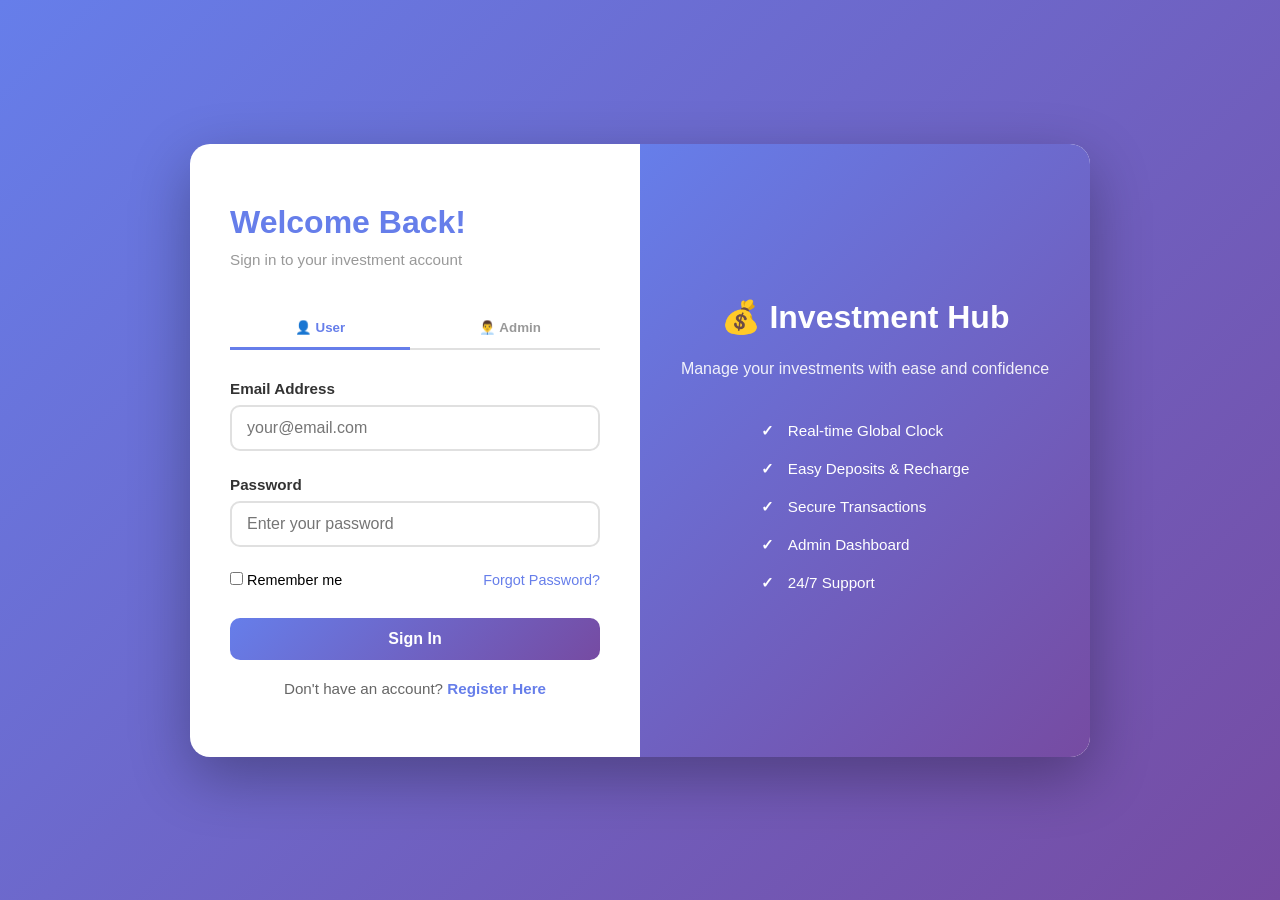
<file: index.html>
<!DOCTYPE html>
<html lang="en">
<head>
    <meta charset="UTF-8">
    <meta name="viewport" content="width=device-width, initial-scale=1.0">
    <title>Investment Platform - Login & Register</title>
    <style>
        * {
            margin: 0;
            padding: 0;
            box-sizing: border-box;
        }

        body {
            font-family: 'Segoe UI', Tahoma, Geneva, Verdana, sans-serif;
            background: linear-gradient(135deg, #667eea 0%, #764ba2 100%);
            min-height: 100vh;
            display: flex;
            align-items: center;
            justify-content: center;
            padding: 20px;
        }

        .login-container {
            background: white;
            border-radius: 20px;
            box-shadow: 0 20px 60px rgba(0, 0, 0, 0.3);
            overflow: hidden;
            max-width: 900px;
            width: 100%;
            display: grid;
            grid-template-columns: 1fr 1fr;
        }

        .form-section {
            padding: 60px 40px;
            display: flex;
            flex-direction: column;
            justify-content: center;
        }

        .form-section.hidden {
            display: none;
        }

        .login-info-section {
            background: linear-gradient(135deg, #667eea 0%, #764ba2 100%);
            color: white;
            padding: 60px 40px;
            display: flex;
            flex-direction: column;
            justify-content: center;
            align-items: center;
            text-align: center;
        }

        .login-info-section h2 {
            font-size: 2rem;
            margin-bottom: 20px;
        }

        .login-info-section p {
            font-size: 1rem;
            line-height: 1.6;
            opacity: 0.9;
            margin-bottom: 30px;
        }

        .features-list {
            text-align: left;
            display: inline-block;
        }

        .features-list li {
            list-style: none;
            padding: 10px 0;
            font-size: 0.95rem;
        }

        .features-list li:before {
            content: "✓ ";
            font-weight: bold;
            margin-right: 10px;
        }

        .form-section h1 {
            color: #667eea;
            font-size: 2rem;
            margin-bottom: 10px;
        }

        .form-section p {
            color: #999;
            margin-bottom: 40px;
            font-size: 0.95rem;
        }

        .form-group {
            margin-bottom: 25px;
        }

        .form-group label {
            display: block;
            color: #333;
            font-weight: 600;
            margin-bottom: 8px;
            font-size: 0.95rem;
        }

        .form-group input {
            width: 100%;
            padding: 12px 15px;
            border: 2px solid #e0e0e0;
            border-radius: 10px;
            font-size: 1rem;
            transition: all 0.3s ease;
        }

        .form-group input:focus {
            outline: none;
            border-color: #667eea;
            box-shadow: 0 0 0 3px rgba(102, 126, 234, 0.1);
        }

        .remember-forgot {
            display: flex;
            justify-content: space-between;
            align-items: center;
            margin-bottom: 30px;
            font-size: 0.9rem;
        }

        .remember-forgot a {
            color: #667eea;
            text-decoration: none;
            cursor: pointer;
            transition: color 0.3s ease;
        }

        .remember-forgot a:hover {
            color: #764ba2;
            text-decoration: underline;
        }

        .submit-btn {
            width: 100%;
            background: linear-gradient(135deg, #667eea 0%, #764ba2 100%);
            color: white;
            border: none;
            padding: 12px;
            border-radius: 10px;
            font-size: 1rem;
            font-weight: 600;
            cursor: pointer;
            transition: all 0.3s ease;
            margin-bottom: 20px;
            display: flex;
            align-items: center;
            justify-content: center;
            gap: 10px;
        }

        .submit-btn:hover {
            transform: translateY(-3px);
            box-shadow: 0 10px 30px rgba(102, 126, 234, 0.3);
        }

        .submit-btn:disabled {
            opacity: 0.6;
            cursor: not-allowed;
        }

        .role-tabs {
            display: flex;
            gap: 10px;
            margin-bottom: 30px;
            border-bottom: 2px solid #e0e0e0;
        }

        .role-tab {
            flex: 1;
            padding: 12px;
            text-align: center;
            background: none;
            border: none;
            cursor: pointer;
            font-weight: 600;
            color: #999;
            transition: all 0.3s ease;
            border-bottom: 3px solid transparent;
            margin-bottom: -2px;
        }

        .role-tab.active {
            color: #667eea;
            border-bottom-color: #667eea;
        }

        .admin-password-field {
            display: none;
        }

        .admin-password-field.show {
            display: block;
        }

        .toggle-auth {
            text-align: center;
            color: #666;
            font-size: 0.95rem;
        }

        .toggle-auth a {
            color: #667eea;
            text-decoration: none;
            font-weight: 600;
            cursor: pointer;
        }

        .toggle-auth a:hover {
            text-decoration: underline;
        }

        .error-message {
            background: #f8d7da;
            color: #721c24;
            padding: 12px;
            border-radius: 8px;
            margin-bottom: 20px;
            display: none;
        }

        .error-message.show {
            display: block;
            animation: slideDown 0.3s ease;
        }

        .success-message {
            background: #d4edda;
            color: #155724;
            padding: 12px;
            border-radius: 8px;
            margin-bottom: 20px;
            display: none;
        }

        .success-message.show {
            display: block;
            animation: slideDown 0.3s ease;
        }

        .loading-spinner {
            width: 18px;
            height: 18px;
            border: 3px solid rgba(255,255,255,0.3);
            border-radius: 50%;
            border-top: 3px solid white;
            animation: spin 1s linear infinite;
        }

        @keyframes spin {
            0% { transform: rotate(0deg); }
            100% { transform: rotate(360deg); }
        }

        @keyframes slideDown {
            from {
                transform: translateY(-10px);
                opacity: 0;
            }
            to {
                transform: translateY(0);
                opacity: 1;
            }
        }

        /* Responsive */
        @media (max-width: 768px) {
            .login-container {
                grid-template-columns: 1fr;
            }

            .login-info-section {
                display: none;
            }

            .form-section {
                padding: 40px 25px;
            }

            .form-section h1 {
                font-size: 1.5rem;
            }
        }

        @media (prefers-color-scheme: dark) {
            body {
                background: linear-gradient(135deg, #2d3561 0%, #1a1a2e 100%);
            }

            .login-container {
                background: #1e1e2f;
            }

            .form-section h1 {
                color: #00d4ff;
            }

            .form-section p,
            .toggle-auth {
                color: #b0b0b0;
            }

            .form-group label {
                color: #e0e0e0;
            }

            .form-group input {
                background: #2a2a3e;
                color: #e0e0e0;
                border-color: #404050;
            }

            .form-group input:focus {
                border-color: #00d4ff;
                box-shadow: 0 0 0 3px rgba(0, 212, 255, 0.1);
            }

            .remember-forgot a,
            .toggle-auth a {
                color: #00d4ff;
            }

            .error-message {
                background: #721c24;
                color: #f8d7da;
            }

            .success-message {
                background: #155724;
                color: #d4edda;
            }

            .role-tab {
                color: #808080;
                border-bottom-color: #404050;
            }

            .role-tab.active {
                color: #00d4ff;
                border-bottom-color: #00d4ff;
            }
        }
    </style>
</head>
<body>
    <div class="login-container">
        <!-- Login Form Section -->
        <div class="form-section" id="loginSection">
            <h1>Welcome Back!</h1>
            <p>Sign in to your investment account</p>

            <div class="error-message" id="loginErrorMessage"></div>

            <!-- Role Tabs -->
            <div class="role-tabs">
                <button class="role-tab active" onclick="switchLoginRole('user')">👤 User</button>
                <button class="role-tab" onclick="switchLoginRole('admin')">👨‍💼 Admin</button>
            </div>

            <form id="loginForm" onsubmit="handleLogin(event)">
                <div class="form-group">
                    <label for="loginEmail">Email Address</label>
                    <input type="email" id="loginEmail" placeholder="your@email.com" required>
                </div>

                <div class="form-group">
                    <label for="loginPassword">Password</label>
                    <input type="password" id="loginPassword" placeholder="Enter your password" required>
                </div>

                <!-- Admin Password Field (Hidden by default) -->
                <div class="form-group admin-password-field" id="adminPasswordField">
                    <label for="adminPassword">Admin Secret Key</label>
                    <input type="password" id="adminPassword" placeholder="Enter admin secret key">
                </div>

                <div class="remember-forgot">
                    <label>
                        <input type="checkbox" id="remember"> Remember me
                    </label>
                    <a onclick="forgotPassword()">Forgot Password?</a>
                </div>

                <button type="submit" class="submit-btn" id="loginBtn">
                    <span id="loginBtnText">Sign In</span>
                </button>
            </form>

            <div class="toggle-auth">
                Don't have an account? <a onclick="toggleAuthMode()">Register Here</a>
            </div>
        </div>

        <!-- Register Form Section -->
        <div class="form-section hidden" id="registerSection">
            <h1>Create Account</h1>
            <p>Join our investment platform today</p>

            <div class="error-message" id="registerErrorMessage"></div>
            <div class="success-message" id="registerSuccessMessage"></div>

            <form id="registerForm" onsubmit="handleRegister(event)">
                <div class="form-group">
                    <label for="registerName">Full Name</label>
                    <input type="text" id="registerName" placeholder="Enter your name" required>
                </div>

                <div class="form-group">
                    <label for="registerEmail">Email Address</label>
                    <input type="email" id="registerEmail" placeholder="your@email.com" required>
                </div>

                <div class="form-group">
                    <label for="registerPhone">Phone Number</label>
                    <input type="tel" id="registerPhone" placeholder="9XXXXXXXXX" pattern="[0-9]{10}" required>
                </div>

                <div class="form-group">
                    <label for="registerPassword">Password</label>
                    <input type="password" id="registerPassword" placeholder="Create a password (min 6 chars)" minlength="6" required>
                </div>

                <div class="form-group">
                    <label for="registerConfirmPassword">Confirm Password</label>
                    <input type="password" id="registerConfirmPassword" placeholder="Confirm password" minlength="6" required>
                </div>

                <button type="submit" class="submit-btn" id="registerBtn">
                    <span id="registerBtnText">Create Account</span>
                </button>
            </form>

            <div class="toggle-auth">
                Already have an account? <a onclick="toggleAuthMode()">Sign In Here</a>
            </div>
        </div>

        <!-- Info Section -->
        <div class="login-info-section">
            <h2>💰 Investment Hub</h2>
            <p>Manage your investments with ease and confidence</p>
            
            <ul class="features-list">
                <li>Real-time Global Clock</li>
                <li>Easy Deposits & Recharge</li>
                <li>Secure Transactions</li>
                <li>Admin Dashboard</li>
                <li>24/7 Support</li>
            </ul>
        </div>
    </div>

    <script>
        // Admin Configuration
        const ADMIN_CONFIG = {
            email: 'allsongs2453@gmail.com',
            secretKey: '123456',
            phone: '9351328572'
        };

        // Current login role
        let currentLoginRole = 'user';

        // Initialize users from localStorage
        let users = JSON.parse(localStorage.getItem('users')) || [];

        // Toggle between Login and Register
        function toggleAuthMode() {
            const loginSection = document.getElementById('loginSection');
            const registerSection = document.getElementById('registerSection');
            
            loginSection.classList.toggle('hidden');
            registerSection.classList.toggle('hidden');
            
            // Clear all fields
            document.getElementById('loginForm').reset();
            document.getElementById('registerForm').reset();
            document.getElementById('loginErrorMessage').classList.remove('show');
            document.getElementById('registerErrorMessage').classList.remove('show');
            document.getElementById('registerSuccessMessage').classList.remove('show');
        }

        // Switch between User and Admin login
        function switchLoginRole(role) {
            currentLoginRole = role;
            const tabs = document.querySelectorAll('.role-tab');
            const adminField = document.getElementById('adminPasswordField');
            
            tabs.forEach(tab => tab.classList.remove('active'));
            event.target.classList.add('active');

            if (role === 'admin') {
                adminField.classList.add('show');
                document.getElementById('loginEmail').value = ADMIN_CONFIG.email;
                document.getElementById('loginEmail').readOnly = true;
            } else {
                adminField.classList.remove('show');
                document.getElementById('loginEmail').value = '';
                document.getElementById('loginEmail').readOnly = false;
            }
            
            document.getElementById('loginPassword').value = '';
            document.getElementById('adminPassword').value = '';
            document.getElementById('loginErrorMessage').classList.remove('show');
        }

        // Handle Login
        function handleLogin(event) {
            event.preventDefault();
            
            const loginBtn = document.getElementById('loginBtn');
            const btnText = document.getElementById('loginBtnText');
            const email = document.getElementById('loginEmail').value;
            const password = document.getElementById('loginPassword').value;
            
            loginBtn.disabled = true;
            btnText.innerHTML = '<div class="loading-spinner"></div> Signing in...';

            // Simulate 2-3 second delay
            setTimeout(() => {
                if (currentLoginRole === 'admin') {
                    // Admin login
                    const adminPassword = document.getElementById('adminPassword').value;
                    
                    if (email === ADMIN_CONFIG.email && password === ADMIN_CONFIG.secretKey && adminPassword === ADMIN_CONFIG.secretKey) {
                        const adminUser = {
                            id: 'admin_001',
                            name: 'Admin',
                            email: ADMIN_CONFIG.email,
                            role: 'admin'
                        };
                        localStorage.setItem('loggedInUser', JSON.stringify(adminUser));
                        window.location.href = 'admin.html';
                    } else {
                        showLoginError('❌ Invalid admin email, password, or secret key!');
                        loginBtn.disabled = false;
                        btnText.textContent = 'Sign In';
                    }
                } else {
                    // User login
                    const user = users.find(u => u.email === email && u.password === password);

                    if (user) {
                        localStorage.setItem('loggedInUser', JSON.stringify(user));
                        window.location.href = 'dashboard.html';
                    } else {
                        showLoginError('❌ Invalid email or password!');
                        loginBtn.disabled = false;
                        btnText.textContent = 'Sign In';
                    }
                }
            }, 2500); // 2.5 seconds delay
        }

        // Handle Register
        function handleRegister(event) {
            event.preventDefault();

            const registerBtn = document.getElementById('registerBtn');
            const btnText = document.getElementById('registerBtnText');
            const name = document.getElementById('registerName').value;
            const email = document.getElementById('registerEmail').value;
            const phone = document.getElementById('registerPhone').value;
            const password = document.getElementById('registerPassword').value;
            const confirmPassword = document.getElementById('registerConfirmPassword').value;

            // Validation
            if (password !== confirmPassword) {
                showRegisterError('❌ Passwords do not match!');
                return;
            }

            if (users.find(u => u.email === email)) {
                showRegisterError('❌ Email already registered!');
                return;
            }

            registerBtn.disabled = true;
            btnText.innerHTML = '<div class="loading-spinner"></div> Creating...';

            // Simulate 2-3 second delay for registration
            setTimeout(() => {
                const newUser = {
                    id: Date.now(),
                    name,
                    email,
                    phone,
                    password,
                    role: 'user',
                    createdAt: new Date().toLocaleString('en-IN')
                };

                users.push(newUser);
                localStorage.setItem('users', JSON.stringify(users));

                // Show success message
                showRegisterSuccess('✅ Account created successfully! Redirecting...');

                // Auto-login the user and redirect
                setTimeout(() => {
                    localStorage.setItem('loggedInUser', JSON.stringify(newUser));
                    window.location.href = 'dashboard.html';
                }, 1500);
            }, 2500); // 2.5 seconds delay
        }

        // Show Login Error
        function showLoginError(message) {
            const errorDiv = document.getElementById('loginErrorMessage');
            errorDiv.textContent = message;
            errorDiv.classList.add('show');
            setTimeout(() => errorDiv.classList.remove('show'), 4000);
        }

        // Show Register Error
        function showRegisterError(message) {
            const errorDiv = document.getElementById('registerErrorMessage');
            errorDiv.textContent = message;
            errorDiv.classList.add('show');
            setTimeout(() => errorDiv.classList.remove('show'), 4000);
        }

        // Show Register Success
        function showRegisterSuccess(message) {
            const successDiv = document.getElementById('registerSuccessMessage');
            successDiv.textContent = message;
            successDiv.classList.add('show');
        }

        // Forgot Password
        function forgotPassword() {
            alert('📧 Password reset link has been sent to your email (Demo Feature)');
        }

        // Check if user already logged in
        window.addEventListener('load', () => {
            const loggedInUser = localStorage.getItem('loggedInUser');
            if (loggedInUser) {
                const user = JSON.parse(loggedInUser);
                if (user.role === 'admin') {
                    window.location.href = 'admin.html';
                } else {
                    window.location.href = 'dashboard.html';
                }
            }
        });
    </script>
</body>
</html>
</file>
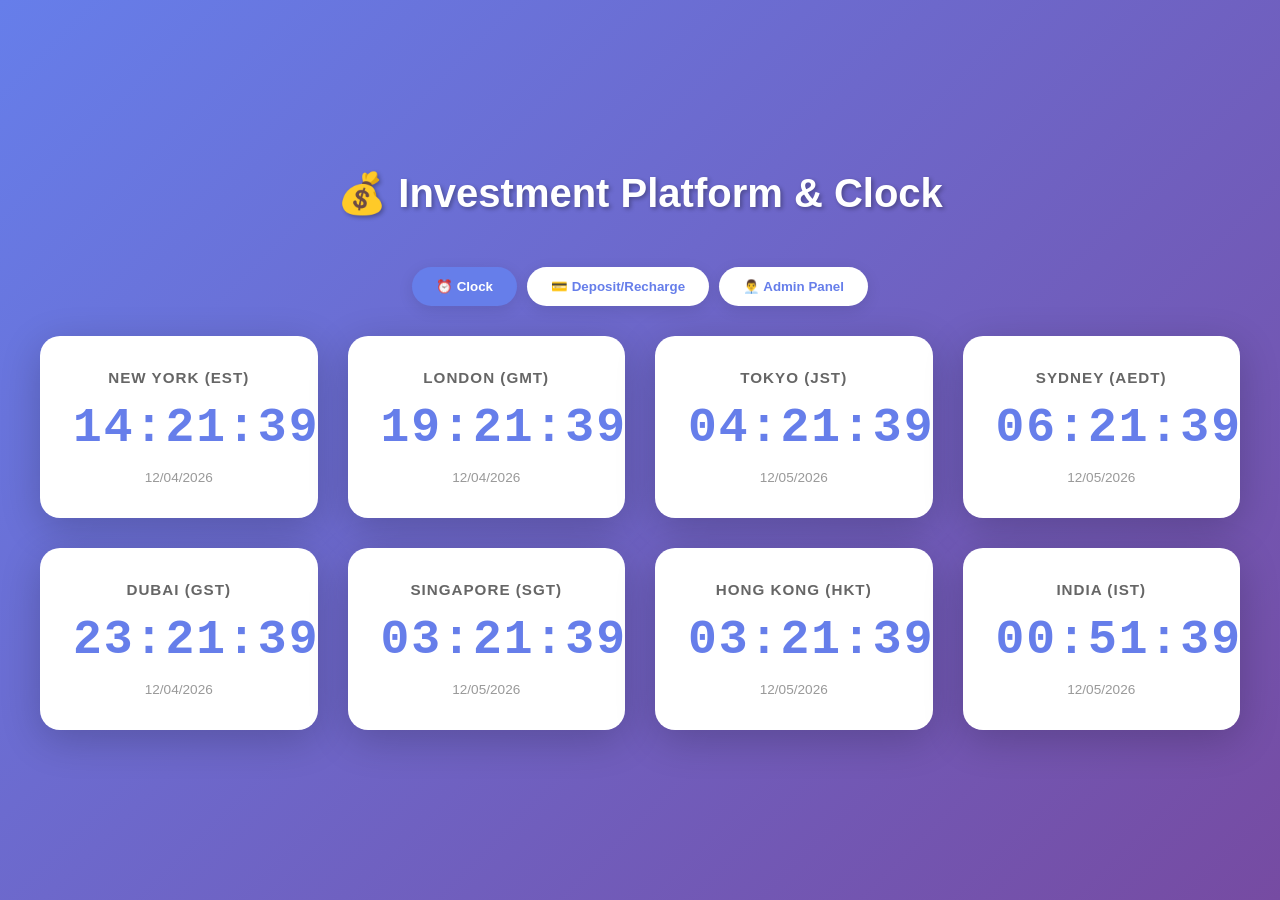
<file: clock.html>
<!DOCTYPE html>
<html lang="en">
<head>
    <meta charset="UTF-8">
    <meta name="viewport" content="width=device-width, initial-scale=1.0">
    <title>Digital Clock & Investment Platform</title>
    <style>
        * {
            margin: 0;
            padding: 0;
            box-sizing: border-box;
        }

        body {
            font-family: 'Segoe UI', Tahoma, Geneva, Verdana, sans-serif;
            background: linear-gradient(135deg, #667eea 0%, #764ba2 100%);
            min-height: 100vh;
            display: flex;
            align-items: center;
            justify-content: center;
            padding: 20px;
        }

        .container {
            max-width: 1200px;
            width: 100%;
        }

        h1 {
            text-align: center;
            color: white;
            font-size: 2.5rem;
            margin-bottom: 50px;
            text-shadow: 2px 2px 4px rgba(0, 0, 0, 0.3);
            font-weight: 700;
        }

        /* Tab Navigation */
        .tab-navigation {
            display: flex;
            justify-content: center;
            gap: 10px;
            margin-bottom: 30px;
            flex-wrap: wrap;
        }

        .tab-btn {
            background: white;
            color: #667eea;
            border: none;
            padding: 12px 24px;
            border-radius: 25px;
            font-weight: 600;
            cursor: pointer;
            transition: all 0.3s ease;
            box-shadow: 0 4px 15px rgba(0, 0, 0, 0.1);
        }

        .tab-btn:hover {
            transform: translateY(-3px);
            box-shadow: 0 6px 20px rgba(0, 0, 0, 0.15);
        }

        .tab-btn.active {
            background: #667eea;
            color: white;
        }

        /* Tab Content */
        .tab-content {
            display: none;
        }

        .tab-content.active {
            display: block;
            animation: fadeIn 0.3s ease;
        }

        @keyframes fadeIn {
            from {
                opacity: 0;
            }
            to {
                opacity: 1;
            }
        }

        /* Clock Section */
        .clocks-grid {
            display: grid;
            grid-template-columns: repeat(auto-fit, minmax(250px, 1fr));
            gap: 30px;
            animation: slideIn 0.6s ease-in-out;
        }

        @keyframes slideIn {
            from {
                opacity: 0;
                transform: translateY(20px);
            }
            to {
                opacity: 1;
                transform: translateY(0);
            }
        }

        .clock-card {
            background: white;
            border-radius: 20px;
            padding: 30px;
            box-shadow: 0 10px 40px rgba(0, 0, 0, 0.2);
            text-align: center;
            transition: all 0.3s ease;
            border: 3px solid transparent;
        }

        .clock-card:hover {
            transform: translateY(-10px);
            box-shadow: 0 20px 60px rgba(0, 0, 0, 0.3);
            border-color: #667eea;
        }

        .timezone-name {
            font-size: 0.95rem;
            color: #666;
            font-weight: 600;
            margin-bottom: 15px;
            text-transform: uppercase;
            letter-spacing: 1px;
        }

        .clock-display {
            font-size: 3rem;
            font-weight: bold;
            color: #667eea;
            font-family: 'Courier New', monospace;
            margin-bottom: 15px;
            letter-spacing: 2px;
            animation: pulse 1s ease-in-out infinite;
        }

        @keyframes pulse {
            0%, 100% {
                opacity: 1;
            }
            50% {
                opacity: 0.8;
            }
        }

        .clock-date {
            font-size: 0.85rem;
            color: #999;
            font-weight: 500;
        }

        /* Deposit Section */
        .deposit-container {
            max-width: 800px;
            margin: 0 auto;
        }

        .deposit-card {
            background: white;
            border-radius: 20px;
            padding: 40px;
            box-shadow: 0 10px 40px rgba(0, 0, 0, 0.2);
            margin-bottom: 30px;
        }

        .deposit-card h2 {
            color: #667eea;
            margin-bottom: 30px;
            text-align: center;
            font-size: 1.8rem;
        }

        .form-group {
            margin-bottom: 25px;
        }

        .form-group label {
            display: block;
            color: #333;
            font-weight: 600;
            margin-bottom: 8px;
            font-size: 0.95rem;
        }

        .form-group input,
        .form-group select {
            width: 100%;
            padding: 12px 15px;
            border: 2px solid #e0e0e0;
            border-radius: 10px;
            font-size: 1rem;
            transition: all 0.3s ease;
        }

        .form-group input:focus,
        .form-group select:focus {
            outline: none;
            border-color: #667eea;
            box-shadow: 0 0 0 3px rgba(102, 126, 234, 0.1);
        }

        .upi-section {
            background: #f5f7fa;
            padding: 20px;
            border-radius: 15px;
            margin: 25px 0;
            border-left: 4px solid #667eea;
        }

        .upi-section h3 {
            color: #667eea;
            margin-bottom: 15px;
            font-size: 1.1rem;
        }

        .upi-details {
            background: white;
            padding: 15px;
            border-radius: 10px;
            margin-bottom: 12px;
            display: flex;
            justify-content: space-between;
            align-items: center;
            gap: 15px;
        }

        .upi-id {
            font-weight: 600;
            color: #333;
            font-size: 1.1rem;
            font-family: 'Courier New', monospace;
        }

        .copy-btn {
            background: #667eea;
            color: white;
            border: none;
            padding: 8px 15px;
            border-radius: 8px;
            cursor: pointer;
            font-weight: 600;
            transition: all 0.3s ease;
        }

        .copy-btn:hover {
            background: #764ba2;
            transform: scale(1.05);
        }

        .submit-btn {
            width: 100%;
            background: linear-gradient(135deg, #667eea 0%, #764ba2 100%);
            color: white;
            border: none;
            padding: 15px;
            border-radius: 10px;
            font-size: 1.1rem;
            font-weight: 600;
            cursor: pointer;
            transition: all 0.3s ease;
            margin-top: 20px;
        }

        .submit-btn:hover {
            transform: translateY(-3px);
            box-shadow: 0 10px 30px rgba(102, 126, 234, 0.3);
        }

        .submit-btn:active {
            transform: translateY(-1px);
        }

        /* Admin Section */
        .admin-section {
            background: white;
            border-radius: 20px;
            padding: 30px;
            box-shadow: 0 10px 40px rgba(0, 0, 0, 0.2);
            margin-bottom: 30px;
        }

        .admin-header {
            background: linear-gradient(135deg, #667eea 0%, #764ba2 100%);
            color: white;
            padding: 20px;
            border-radius: 15px;
            margin-bottom: 25px;
            text-align: center;
        }

        .admin-header h2 {
            font-size: 1.5rem;
        }

        .admin-password-section {
            margin-bottom: 25px;
        }

        .admin-password-section label {
            display: block;
            color: #333;
            font-weight: 600;
            margin-bottom: 8px;
        }

        .admin-password-section input {
            width: 100%;
            padding: 12px 15px;
            border: 2px solid #e0e0e0;
            border-radius: 10px;
            font-size: 1rem;
        }

        .admin-password-section input:focus {
            outline: none;
            border-color: #667eea;
        }

        .admin-unlock-btn {
            width: 100%;
            background: #667eea;
            color: white;
            border: none;
            padding: 12px;
            border-radius: 10px;
            font-weight: 600;
            cursor: pointer;
            margin-bottom: 20px;
            transition: all 0.3s ease;
        }

        .admin-unlock-btn:hover {
            background: #764ba2;
        }

        .admin-content {
            display: none;
        }

        .admin-content.unlocked {
            display: block;
        }

        .transaction-table {
            width: 100%;
            border-collapse: collapse;
            margin-top: 20px;
        }

        .transaction-table th {
            background: #f0f0f0;
            padding: 12px;
            text-align: left;
            font-weight: 600;
            color: #333;
            border-bottom: 2px solid #e0e0e0;
        }

        .transaction-table td {
            padding: 12px;
            border-bottom: 1px solid #e0e0e0;
        }

        .transaction-table tr:hover {
            background: #f9f9f9;
        }

        .status-badge {
            display: inline-block;
            padding: 6px 12px;
            border-radius: 20px;
            font-size: 0.85rem;
            font-weight: 600;
        }

        .status-pending {
            background: #fff3cd;
            color: #856404;
        }

        .status-approved {
            background: #d4edda;
            color: #155724;
        }

        .status-rejected {
            background: #f8d7da;
            color: #721c24;
        }

        .action-btn {
            padding: 6px 12px;
            border: none;
            border-radius: 5px;
            cursor: pointer;
            font-weight: 600;
            font-size: 0.85rem;
            transition: all 0.3s ease;
            margin-right: 5px;
        }

        .approve-btn {
            background: #28a745;
            color: white;
        }

        .approve-btn:hover {
            background: #218838;
        }

        .reject-btn {
            background: #dc3545;
            color: white;
        }

        .reject-btn:hover {
            background: #c82333;
        }

        .success-message {
            background: #d4edda;
            color: #155724;
            padding: 12px;
            border-radius: 8px;
            margin-bottom: 15px;
            display: none;
        }

        .success-message.show {
            display: block;
            animation: slideDown 0.3s ease;
        }

        @keyframes slideDown {
            from {
                transform: translateY(-10px);
                opacity: 0;
            }
            to {
                transform: translateY(0);
                opacity: 1;
            }
        }

        /* Responsive Design */
        @media (max-width: 768px) {
            h1 {
                font-size: 2rem;
                margin-bottom: 30px;
            }

            .clocks-grid {
                grid-template-columns: repeat(auto-fit, minmax(200px, 1fr));
                gap: 20px;
            }

            .clock-card {
                padding: 20px;
            }

            .clock-display {
                font-size: 2.2rem;
            }

            .deposit-card {
                padding: 25px;
            }

            .tab-navigation {
                gap: 5px;
            }

            .tab-btn {
                padding: 10px 15px;
                font-size: 0.9rem;
            }

            .transaction-table {
                font-size: 0.9rem;
            }

            .transaction-table th,
            .transaction-table td {
                padding: 8px;
            }
        }

        @media (max-width: 480px) {
            h1 {
                font-size: 1.5rem;
                margin-bottom: 20px;
            }

            .clocks-grid {
                grid-template-columns: 1fr;
                gap: 15px;
            }

            .clock-card {
                padding: 15px;
            }

            .clock-display {
                font-size: 1.8rem;
            }

            .deposit-card {
                padding: 20px;
            }

            .tab-navigation {
                flex-direction: column;
            }

            .tab-btn {
                width: 100%;
            }

            .upi-details {
                flex-direction: column;
                align-items: flex-start;
            }

            .copy-btn {
                width: 100%;
            }
        }

        /* Dark mode support */
        @media (prefers-color-scheme: dark) {
            body {
                background: linear-gradient(135deg, #2d3561 0%, #1a1a2e 100%);
            }

            .clock-card,
            .deposit-card,
            .admin-section {
                background: #1e1e2f;
                color: #e0e0e0;
            }

            .timezone-name {
                color: #b0b0b0;
            }

            .clock-display {
                color: #00d4ff;
            }

            .clock-date {
                color: #808080;
            }

            .form-group label {
                color: #e0e0e0;
            }

            .form-group input,
            .form-group select {
                background: #2a2a3e;
                color: #e0e0e0;
                border-color: #404050;
            }

            .upi-section {
                background: #2a2a3e;
                border-left-color: #00d4ff;
            }

            .upi-section h3 {
                color: #00d4ff;
            }

            .upi-details {
                background: #1e1e2f;
            }

            .upi-id {
                color: #00d4ff;
            }

            .transaction-table th {
                background: #2a2a3e;
                color: #e0e0e0;
                border-bottom-color: #404050;
            }

            .transaction-table td {
                border-bottom-color: #404050;
            }

            .transaction-table tr:hover {
                background: #2a2a3e;
            }
        }
    </style>
</head>
<body>
    <div class="container">
        <h1>💰 Investment Platform & Clock</h1>
        
        <!-- Tab Navigation -->
        <div class="tab-navigation">
            <button class="tab-btn active" onclick="showTab('clock')">⏰ Clock</button>
            <button class="tab-btn" onclick="showTab('deposit')">💳 Deposit/Recharge</button>
            <button class="tab-btn" onclick="showTab('admin')">👨‍💼 Admin Panel</button>
        </div>

        <!-- Clock Tab -->
        <div id="clock" class="tab-content active">
            <div class="clocks-grid">
                <!-- New York -->
                <div class="clock-card">
                    <div class="timezone-name">New York (EST)</div>
                    <div class="clock-display" id="clock-ny">00:00:00</div>
                    <div class="clock-date" id="date-ny">--</div>
                </div>

                <!-- London -->
                <div class="clock-card">
                    <div class="timezone-name">London (GMT)</div>
                    <div class="clock-display" id="clock-london">00:00:00</div>
                    <div class="clock-date" id="date-london">--</div>
                </div>

                <!-- Tokyo -->
                <div class="clock-card">
                    <div class="timezone-name">Tokyo (JST)</div>
                    <div class="clock-display" id="clock-tokyo">00:00:00</div>
                    <div class="clock-date" id="date-tokyo">--</div>
                </div>

                <!-- Sydney -->
                <div class="clock-card">
                    <div class="timezone-name">Sydney (AEDT)</div>
                    <div class="clock-display" id="clock-sydney">00:00:00</div>
                    <div class="clock-date" id="date-sydney">--</div>
                </div>

                <!-- Dubai -->
                <div class="clock-card">
                    <div class="timezone-name">Dubai (GST)</div>
                    <div class="clock-display" id="clock-dubai">00:00:00</div>
                    <div class="clock-date" id="date-dubai">--</div>
                </div>

                <!-- Singapore -->
                <div class="clock-card">
                    <div class="timezone-name">Singapore (SGT)</div>
                    <div class="clock-display" id="clock-singapore">00:00:00</div>
                    <div class="clock-date" id="date-singapore">--</div>
                </div>

                <!-- Hong Kong -->
                <div class="clock-card">
                    <div class="timezone-name">Hong Kong (HKT)</div>
                    <div class="clock-display" id="clock-hongkong">00:00:00</div>
                    <div class="clock-date" id="date-hongkong">--</div>
                </div>

                <!-- India -->
                <div class="clock-card">
                    <div class="timezone-name">India (IST)</div>
                    <div class="clock-display" id="clock-india">00:00:00</div>
                    <div class="clock-date" id="date-india">--</div>
                </div>
            </div>
        </div>

        <!-- Deposit Tab -->
        <div id="deposit" class="tab-content">
            <div class="deposit-container">
                <div class="deposit-card">
                    <h2>💳 Deposit / Recharge</h2>
                    
                    <div class="success-message" id="successMessage">
                        ✅ Request submitted successfully! Admin will verify and approve soon.
                    </div>

                    <form id="depositForm" onsubmit="submitDeposit(event)">
                        <div class="form-group">
                            <label for="userName">Full Name</label>
                            <input type="text" id="userName" placeholder="Enter your name" required>
                        </div>

                        <div class="form-group">
                            <label for="userEmail">Email Address</label>
                            <input type="email" id="userEmail" placeholder="your@email.com" required>
                        </div>

                        <div class="form-group">
                            <label for="userPhone">Phone Number</label>
                            <input type="tel" id="userPhone" placeholder="9XXXXXXXXX" pattern="[0-9]{10}" required>
                        </div>

                        <div class="form-group">
                            <label for="amount">Amount (₹)</label>
                            <input type="number" id="amount" placeholder="Enter amount" min="100" required>
                        </div>

                        <div class="upi-section">
                            <h3>📱 UPI Payment Details</h3>
                            <p style="color: #666; margin-bottom: 15px;">Send payment to this UPI ID:</p>
                            
                            <div class="upi-details">
                                <span class="upi-id">9351328572@fam</span>
                                <button type="button" class="copy-btn" onclick="copyUPI()">📋 Copy</button>
                            </div>

                            <p style="color: #999; font-size: 0.9rem; margin-top: 15px;">
                                ⚠️ After payment, your request will be verified by admin within 24 hours.
                            </p>
                        </div>

                        <div class="form-group">
                            <label for="transactionId">Transaction ID (After Payment)</label>
                            <input type="text" id="transactionId" placeholder="Enter UPI transaction ID" required>
                        </div>

                        <div class="form-group">
                            <label for="paymentMode">Payment Method</label>
                            <select id="paymentMode" required>
                                <option value="">-- Select Payment Method --</option>
                                <option value="UPI">UPI</option>
                                <option value="Bank Transfer">Bank Transfer</option>
                                <option value="Google Pay">Google Pay</option>
                                <option value="PhonePe">PhonePe</option>
                                <option value="Paytm">Paytm</option>
                            </select>
                        </div>

                        <button type="submit" class="submit-btn">Submit Deposit Request</button>
                    </form>
                </div>
            </div>
        </div>

        <!-- Admin Tab -->
        <div id="admin" class="tab-content">
            <div class="admin-section">
                <div class="admin-header">
                    <h2>👨‍💼 Admin Control Panel</h2>
                </div>

                <div class="admin-password-section">
                    <label for="adminPassword">Admin Password</label>
                    <input type="password" id="adminPassword" placeholder="Enter admin password">
                    <button class="admin-unlock-btn" onclick="unlockAdmin()">🔓 Unlock Admin Panel</button>
                </div>

                <div class="admin-content" id="adminContent">
                    <h3 style="color: #667eea; margin-bottom: 20px;">📊 Pending Deposit Requests</h3>
                    
                    <table class="transaction-table" id="transactionTable">
                        <thead>
                            <tr>
                                <th>Date</th>
                                <th>Name</th>
                                <th>Amount</th>
                                <th>Transaction ID</th>
                                <th>Status</th>
                                <th>Action</th>
                            </tr>
                        </thead>
                        <tbody id="tableBody">
                            <!-- Transactions will be populated here -->
                        </tbody>
                    </table>
                </div>
            </div>
        </div>
    </div>

    <script>
        // Admin Password
        const ADMIN_PASSWORD = "admin123";

        // Time Zone Configuration
        const timeZones = {
            'ny': { name: 'America/New_York', element: 'clock-ny', dateElement: 'date-ny' },
            'london': { name: 'Europe/London', element: 'clock-london', dateElement: 'date-london' },
            'tokyo': { name: 'Asia/Tokyo', element: 'clock-tokyo', dateElement: 'date-tokyo' },
            'sydney': { name: 'Australia/Sydney', element: 'clock-sydney', dateElement: 'date-sydney' },
            'dubai': { name: 'Asia/Dubai', element: 'clock-dubai', dateElement: 'date-dubai' },
            'singapore': { name: 'Asia/Singapore', element: 'clock-singapore', dateElement: 'date-singapore' },
            'hongkong': { name: 'Asia/Hong_Kong', element: 'clock-hongkong', dateElement: 'date-hongkong' },
            'india': { name: 'Asia/Kolkata', element: 'clock-india', dateElement: 'date-india' }
        };

        // Local Storage for transactions
        let allTransactions = JSON.parse(localStorage.getItem('deposits')) || [];

        // Tab switching
        function showTab(tabName) {
            const tabs = document.querySelectorAll('.tab-content');
            const btns = document.querySelectorAll('.tab-btn');
            
            tabs.forEach(tab => tab.classList.remove('active'));
            btns.forEach(btn => btn.classList.remove('active'));
            
            document.getElementById(tabName).classList.add('active');
            event.target.classList.add('active');

            if (tabName === 'clock') {
                updateAllClocks();
            }
        }

        // Copy UPI ID
        function copyUPI() {
            const upiId = "9351328572@fam";
            navigator.clipboard.writeText(upiId).then(() => {
                alert('✅ UPI ID copied to clipboard!');
            });
        }

        // Submit Deposit Form
        function submitDeposit(e) {
            e.preventDefault();

            const deposit = {
                id: Date.now(),
                date: new Date().toLocaleDateString('en-IN'),
                name: document.getElementById('userName').value,
                email: document.getElementById('userEmail').value,
                phone: document.getElementById('userPhone').value,
                amount: document.getElementById('amount').value,
                transactionId: document.getElementById('transactionId').value,
                paymentMode: document.getElementById('paymentMode').value,
                status: 'Pending',
                submittedAt: new Date().toLocaleString('en-IN')
            };

            allTransactions.push(deposit);
            localStorage.setItem('deposits', JSON.stringify(allTransactions));

            // Show success message
            const successMsg = document.getElementById('successMessage');
            successMsg.classList.add('show');
            setTimeout(() => successMsg.classList.remove('show'), 4000);

            // Reset form
            document.getElementById('depositForm').reset();
        }

        // Unlock Admin Panel
        function unlockAdmin() {
            const password = document.getElementById('adminPassword').value;
            
            if (password === ADMIN_PASSWORD) {
                document.getElementById('adminContent').classList.add('unlocked');
                document.getElementById('adminPassword').value = '';
                loadTransactions();
            } else {
                alert('❌ Incorrect password!');
                document.getElementById('adminPassword').value = '';
            }
        }

        // Load transactions in admin panel
        function loadTransactions() {
            const tableBody = document.getElementById('tableBody');
            tableBody.innerHTML = '';

            if (allTransactions.length === 0) {
                tableBody.innerHTML = '<tr><td colspan="6" style="text-align: center; color: #999;">No deposit requests yet</td></tr>';
                return;
            }

            allTransactions.forEach((transaction, index) => {
                const row = `
                    <tr>
                        <td>${transaction.date}</td>
                        <td>${transaction.name}</td>
                        <td>₹${transaction.amount}</td>
                        <td>${transaction.transactionId}</td>
                        <td><span class="status-badge status-${transaction.status.toLowerCase()}">${transaction.status}</span></td>
                        <td>
                            <button class="action-btn approve-btn" onclick="approveTransaction(${index})">✓ Approve</button>
                            <button class="action-btn reject-btn" onclick="rejectTransaction(${index})">✗ Reject</button>
                        </td>
                    </tr>
                `;
                tableBody.innerHTML += row;
            });
        }

        // Approve transaction
        function approveTransaction(index) {
            allTransactions[index].status = 'Approved';
            localStorage.setItem('deposits', JSON.stringify(allTransactions));
            loadTransactions();
            alert('✅ Transaction approved!');
        }

        // Reject transaction
        function rejectTransaction(index) {
            allTransactions[index].status = 'Rejected';
            localStorage.setItem('deposits', JSON.stringify(allTransactions));
            loadTransactions();
            alert('❌ Transaction rejected!');
        }

        // Clock Functions
        function updateClock(timezone, tzConfig) {
            try {
                const formatter = new Intl.DateTimeFormat('en-US', {
                    timeZone: timezone,
                    year: 'numeric',
                    month: '2-digit',
                    day: '2-digit',
                    hour: '2-digit',
                    minute: '2-digit',
                    second: '2-digit',
                    hour12: false
                });

                const parts = formatter.formatToParts(new Date());
                const timeObj = {};
                
                parts.forEach(part => {
                    timeObj[part.type] = part.value;
                });

                const time = `${timeObj.hour}:${timeObj.minute}:${timeObj.second}`;
                const date = `${timeObj.month}/${timeObj.day}/${timeObj.year}`;

                const clockElement = document.getElementById(tzConfig.element);
                const dateElement = document.getElementById(tzConfig.dateElement);
                
                if (clockElement) {
                    clockElement.textContent = time;
                    clockElement.style.animation = 'none';
                    setTimeout(() => {
                        clockElement.style.animation = 'pulse 1s ease-in-out infinite';
                    }, 10);
                }
                
                if (dateElement) {
                    dateElement.textContent = date;
                }

            } catch (error) {
                console.error(`Error updating clock for ${timezone}:`, error);
            }
        }

        function updateAllClocks() {
            Object.values(timeZones).forEach(tzConfig => {
                updateClock(tzConfig.name, tzConfig);
            });
        }

        function initClocks() {
            updateAllClocks();
            setInterval(updateAllClocks, 1000);
        }

        document.addEventListener('DOMContentLoaded', initClocks);
        document.addEventListener('visibilitychange', () => {
            if (!document.hidden) {
                updateAllClocks();
            }
        });
    </script>
</body>
</html>
</file>
